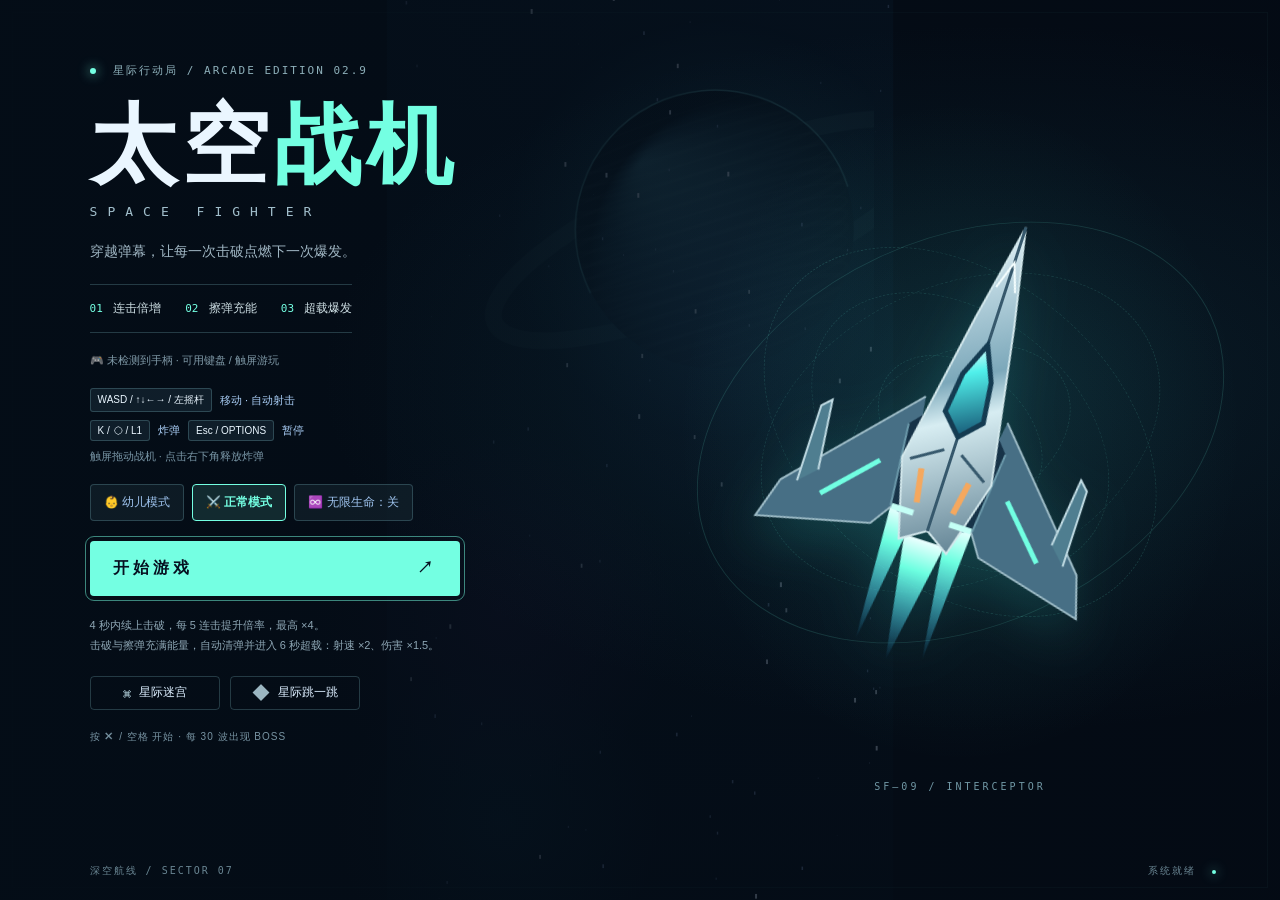
<file: space-fighter/index.html>
<!DOCTYPE html>
<html lang="zh-CN">
<head>
<meta charset="UTF-8">
<meta name="viewport" content="width=device-width, initial-scale=1.0, maximum-scale=1.0, user-scalable=no">
<meta name="theme-color" content="#04060f">
<title>太空战机 · Space Fighter</title>
<link rel="icon" href="data:,">
<link rel="stylesheet" href="css/style.css?v=2.9.1">
</head>
<body>
<div id="stage">
  <canvas id="game"></canvas>
  <div class="cockpit-frame" aria-hidden="true"></div>

  <!-- 顶部 / 底部 HUD -->
  <div id="hud" class="hidden">
    <div id="hud-top">
      <div class="hud-block">
        <span class="hud-label">得分</span>
        <span id="score">0</span>
      </div>
      <div class="hud-block center">
        <span class="hud-label">波次</span>
        <span id="wave">1</span>
      </div>
      <div class="hud-block right">
        <span class="hud-label">最高分</span>
        <span id="hiscore">0</span>
      </div>
    </div>
    <div id="arcade-panel">
      <div><span class="hud-label">CHAIN / 连续击破</span><strong id="combo">0 连击 · ×1</strong><div class="meter"><i id="combo-fill"></i></div></div>
      <div><span class="hud-label">OVERDRIVE / 击破 · 擦弹</span><strong id="energy-label">超载充能 0%</strong><div class="meter"><i id="energy-fill"></i></div></div>
    </div>
    <div id="hud-bottom">
      <div class="hud-group">
        <span class="hud-label">生命</span>
        <span id="lives"></span>
      </div>
      <div class="hud-group">
        <span class="hud-label">炸弹</span>
        <span id="bombs"></span>
      </div>
      <div class="hud-group">
        <span class="hud-label">火力</span>
        <span id="weapon"></span>
        <span id="weapon-name" class="hud-label"></span>
      </div>
      <div class="hud-group">
        <span class="hud-label">模块</span>
        <span id="modules">—</span>
      </div>
    </div>
    <div id="event-panel" class="hidden">
      <span id="event-title"></span>
      <strong id="event-progress"></strong>
    </div>
    <div id="boss-bar" class="hidden">
      <span id="boss-name">BOSS</span>
      <div class="bar"><div id="boss-hp"></div></div>
    </div>
  </div>

  <!-- 开始界面 -->
  <div id="screen-start" class="screen">
    <div class="hangar-art" aria-hidden="true"><div class="orbit orbit-one"></div><div class="orbit orbit-two"></div><div class="hero-ship"></div><span class="ship-caption">SF–09 / INTERCEPTOR</span></div>
    <div class="start-content">
      <p class="eyebrow"><span></span> 星际行动局 / ARCADE EDITION 02.9</p>
      <h1>太空<span>战机</span></h1>
      <p class="subtitle">SPACE FIGHTER</p>
      <p class="start-tagline">穿越弹幕，让每一次击破点燃下一次爆发。</p>
      <div class="feature-strip"><span><b>01</b> 连击倍增</span><span><b>02</b> 擦弹充能</span><span><b>03</b> 超载爆发</span></div>
      <div id="pad-status">🎮 未检测到手柄 · 可用键盘 / 触屏游玩</div>
      <div class="controls-help">
        <div class="ctl"><span class="key">WASD / ↑↓←→ / 左摇杆</span><span>移动 · 自动射击</span></div>
        <div class="ctl"><span class="key">K / ◯ / L1</span><span>炸弹</span><span class="key">Esc / OPTIONS</span><span>暂停</span></div>
        <div class="ctl touch-help">触屏拖动战机 · 点击右下角释放炸弹</div>
      </div>
      <div id="mode-select">
        <button id="btn-mode-easy" class="mode-btn" data-mode="easy">👶 幼儿模式</button>
        <button id="btn-mode-normal" class="mode-btn" data-mode="normal">⚔️ 正常模式</button>
        <button id="btn-infinite" class="mode-btn">♾️ 无限生命：关</button>
      </div>
      <button id="btn-start" class="btn">开始游戏 <span aria-hidden="true">↗</span></button>
      <p class="arcade-help">4 秒内续上击破，每 5 连击提升倍率，最高 ×4。<br>击破与擦弹充满能量，自动清弹并进入 6 秒超载：射速 ×2、伤害 ×1.5。</p>
      <div id="mini-game-launches">
        <button id="btn-mini-maze" class="mini-launch" title="直接游玩星际迷宫"><span class="mini-launch-icon">⌘</span><span>星际迷宫</span></button>
        <button id="btn-mini-jump" class="mini-launch" title="直接游玩星际跳一跳"><span class="mini-launch-icon">◆</span><span>星际跳一跳</span></button>
      </div>
      <p class="hint">按 ✕ / 空格 开始 · 每 30 波出现 BOSS</p>
    </div>
    <div class="start-footer"><span>深空航线 / SECTOR 07</span><span>系统就绪 <i></i></span></div>
  </div>

  <!-- 暂停 -->
  <div id="screen-pause" class="screen hidden">
    <h2>已暂停</h2>
    <p id="pause-info"></p>
    <button id="btn-resume" class="btn">继续 (✕ / Esc)</button>
    <button id="btn-pause-restart" class="btn btn-ghost">重新开始</button>
    <button id="btn-pause-home" class="btn btn-ghost">回到首页</button>
  </div>

  <!-- 波次间奖励 -->
  <div id="screen-choice" class="screen choice-screen hidden">
    <div class="choice-heading">
      <h2 id="choice-title">选择小游戏</h2>
      <p id="choice-subtitle"></p>
      <strong id="choice-timer"></strong>
    </div>
    <div id="choice-list"></div>
  </div>

  <!-- 结束 -->
  <div id="screen-over" class="screen hidden">
    <h2>游戏结束</h2>
    <p id="final-score"></p>
    <p id="run-stats"></p>
    <button id="btn-restart" class="btn">再来一局 (✕)</button>
    <button id="btn-home" class="btn btn-ghost">🏠 回到入口页 (◯)</button>
    <p class="hint">↑↓ 选择 · ✕ 确认 · ◯ 回到入口页</p>
  </div>

  <!-- 游戏中暂停按钮 -->
  <button id="btn-pause" class="hidden">⏸</button>

  <!-- 移动端炸弹按钮 -->
  <button id="btn-bomb" class="hidden">💣</button>
</div>
<script src="js/input.js?v=2.9.1"></script>
<script src="js/audio.js?v=2.9.1"></script>
<script src="js/entities.js?v=2.9.1"></script>
<script src="js/arcade.js?v=2.9.1"></script>
<script src="js/progression.js?v=2.9.1"></script>
<script src="js/events.js?v=2.9.1"></script>
<script src="js/render.js?v=2.9.1"></script>
<script src="js/game.js?v=2.9.1"></script>
</body>
</html>
</file>
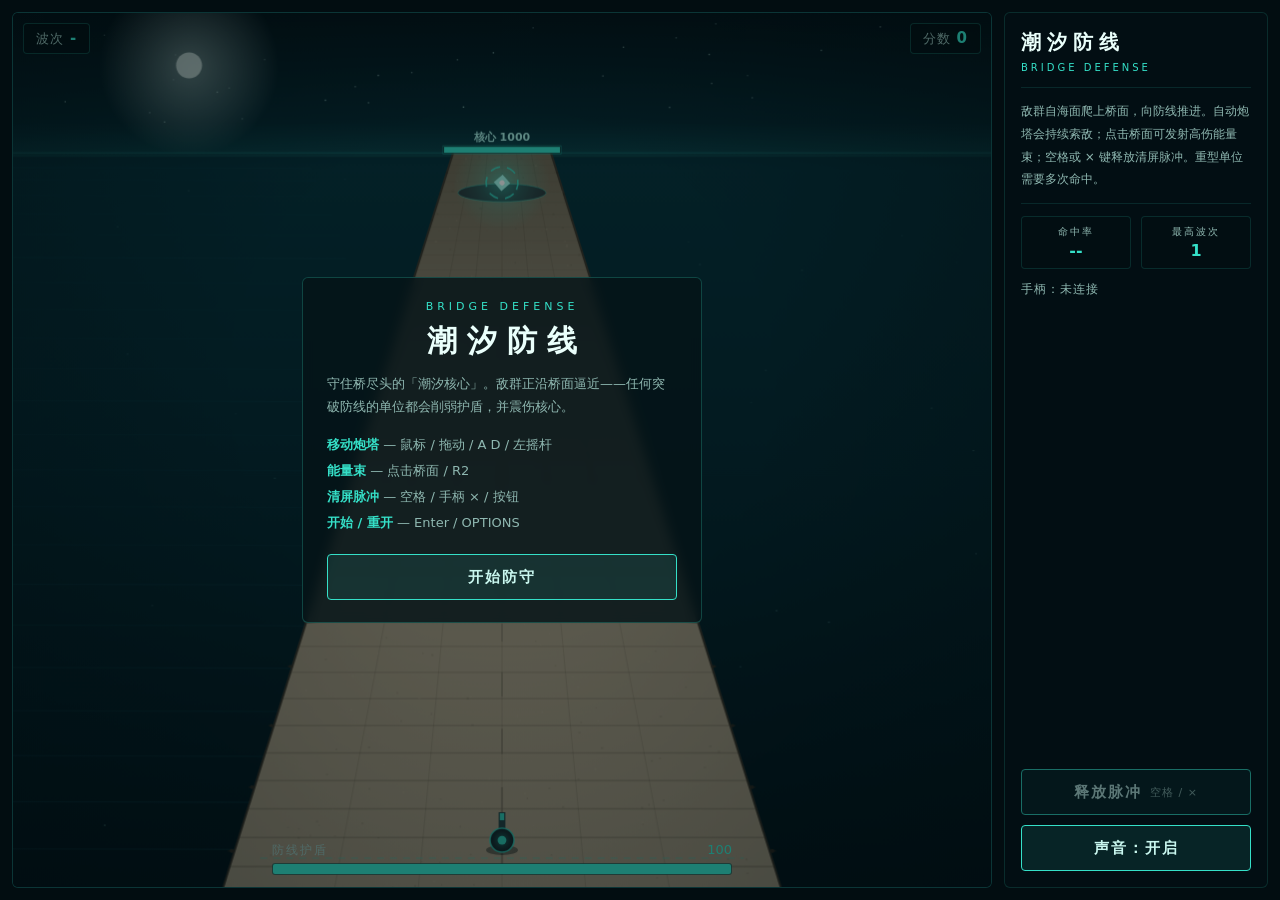
<file: tide-defense/index.html>
<!DOCTYPE html>
<html lang="zh-CN">
<head>
<meta charset="UTF-8">
<meta name="viewport" content="width=device-width, initial-scale=1, viewport-fit=cover">
<title>潮汐防线 · Bridge Defense</title>
<style>
  :root{
    --accent:#35e0c8;
    --accent-dim:rgba(53,224,200,.22);
    --coral:#ff6a5a;
    --ink:#d7ece8;
    --ink-dim:#8fb8b1;
    --panel:rgba(6,20,24,.82);
    --line:rgba(53,224,200,.24);
  }
  *{margin:0;padding:0;box-sizing:border-box;-webkit-tap-highlight-color:transparent}
  html,body{height:100%}
  body{
    background:#020d11;color:var(--ink);
    font-family:"PingFang SC","Microsoft YaHei",system-ui,-apple-system,sans-serif;
    overflow-x:hidden;user-select:none;
  }
  #app{display:flex;height:100vh;height:100dvh;gap:12px;padding:12px;max-width:1500px;margin:0 auto}
  #stage{position:relative;flex:1;min-width:0;overflow:hidden;border:1px solid rgba(53,224,200,.16);border-radius:6px;background:#03141a}
  canvas{position:absolute;inset:0;width:100%;height:100%;display:block;touch-action:none;cursor:crosshair}

  /* ===== HUD ===== */
  #hud{position:absolute;inset:0;pointer-events:none;font-variant-numeric:tabular-nums}
  .hud-top{position:absolute;top:10px;left:10px;right:10px;display:flex;justify-content:space-between;gap:8px}
  .chip{
    background:rgba(3,15,19,.62);border:1px solid var(--line);border-radius:4px;
    padding:5px 12px;font-size:13px;letter-spacing:1px;color:var(--ink-dim);backdrop-filter:blur(4px);
  }
  .chip b{color:var(--accent);font-size:15px;margin-left:6px}
  .hud-bottom{position:absolute;left:50%;bottom:12px;transform:translateX(-50%);width:min(460px,88%)}
  .shield-row{display:flex;justify-content:space-between;align-items:baseline;margin-bottom:4px}
  .shield-label{font-size:12px;letter-spacing:2px;color:var(--ink-dim)}
  .shield-num{font-size:13px;color:var(--accent)}
  .shield-bar{height:12px;border:1px solid var(--line);border-radius:3px;background:rgba(3,15,19,.6);overflow:hidden}
  #shieldFill{height:100%;width:100%;background:var(--accent);box-shadow:0 0 10px rgba(53,224,200,.5);transition:width .15s}
  #shieldFill.low{background:var(--coral);box-shadow:0 0 10px rgba(255,106,90,.5)}
  .hud-bottom.shake{animation:shake .3s}
  @keyframes shake{0%,100%{transform:translateX(-50%)}25%{transform:translateX(calc(-50% - 5px))}75%{transform:translateX(calc(-50% + 5px))}}

  /* ===== 面板 ===== */
  .overlay{position:absolute;inset:0;display:flex;align-items:center;justify-content:center;background:rgba(2,10,13,.45);opacity:0;pointer-events:none;transition:opacity .25s;z-index:5}
  .overlay.show{opacity:1;pointer-events:auto}
  .panel{
    width:min(400px,calc(100% - 32px));background:var(--panel);border:1px solid var(--line);border-radius:6px;
    padding:22px 24px;backdrop-filter:blur(6px);text-align:center;
  }
  .panel-tag{font-size:11px;letter-spacing:4px;color:var(--accent);margin-bottom:8px}
  .panel h1{font-size:30px;letter-spacing:10px;text-indent:10px;color:#eafffb;font-weight:700;margin-bottom:10px}
  .panel h2{font-size:24px;letter-spacing:6px;text-indent:6px;color:#ffd9d4;margin-bottom:12px}
  .panel .lead{font-size:13px;line-height:1.8;color:var(--ink-dim);text-align:left;margin-bottom:14px}
  .help{list-style:none;text-align:left;font-size:13px;color:var(--ink-dim);margin-bottom:18px;line-height:2}
  .help b{color:var(--accent);font-weight:600}
  .grid{display:grid;grid-template-columns:1fr 1fr;gap:10px;margin-bottom:14px}
  .grid div{border:1px solid rgba(53,224,200,.14);border-radius:4px;padding:10px 6px;background:rgba(3,15,19,.5)}
  .grid span{display:block;font-size:11px;color:var(--ink-dim);letter-spacing:2px;margin-bottom:4px}
  .grid b{font-size:20px;color:var(--accent);font-variant-numeric:tabular-nums}
  .record{display:none;color:#ffd9a0;font-size:13px;letter-spacing:2px;margin-bottom:12px}
  .record.show{display:block}

  button{
    display:inline-flex;align-items:center;justify-content:center;gap:8px;
    min-height:46px;padding:0 18px;border-radius:4px;cursor:pointer;
    background:rgba(53,224,200,.10);border:1px solid var(--accent);color:#c9f7ef;
    font-size:15px;font-weight:600;letter-spacing:2px;font-family:inherit;
    transition:background .12s, transform .06s;
  }
  button:hover{background:rgba(53,224,200,.22)}
  button:active{transform:translateY(1px)}
  button:disabled{opacity:.45;cursor:default;transform:none}
  button .key{font-size:11px;font-weight:400;color:var(--ink-dim);letter-spacing:1px}
  .panel button{width:100%}

  /* ===== 右侧任务面板 ===== */
  #side{
    width:264px;flex-shrink:0;display:flex;flex-direction:column;gap:12px;
    background:rgba(4,16,20,.7);border:1px solid rgba(53,224,200,.14);border-radius:6px;padding:16px;
  }
  #side header h1{font-size:20px;letter-spacing:6px;color:#eafffb}
  #side header span{font-size:10px;letter-spacing:3px;color:var(--accent)}
  .brief{font-size:12px;line-height:1.9;color:var(--ink-dim);border-top:1px solid rgba(53,224,200,.12);border-bottom:1px solid rgba(53,224,200,.12);padding:12px 0}
  .stats{display:flex;gap:10px}
  .stats div{flex:1;border:1px solid rgba(53,224,200,.14);border-radius:4px;padding:8px;text-align:center;background:rgba(3,15,19,.5)}
  .stats span{display:block;font-size:10px;color:var(--ink-dim);letter-spacing:2px;margin-bottom:2px}
  .stats b{font-size:16px;color:var(--accent);font-variant-numeric:tabular-nums}
  .pad{font-size:12px;color:var(--ink-dim);letter-spacing:1px}
  .pad.on{color:var(--accent)}
  .actions{margin-top:auto;display:flex;flex-direction:column;gap:10px}
  #btnPulse{position:relative;overflow:hidden}
  #pulseFill{position:absolute;left:0;right:0;top:0;height:0%;background:rgba(2,12,15,.78);pointer-events:none}

  /* ===== 移动端 ===== */
  @media (max-width:860px){
    #app{flex-direction:column;padding:8px;gap:8px}
    #stage{min-height:0}
    #side{width:auto;flex-direction:row;align-items:center;flex-wrap:wrap;gap:8px;padding:8px 10px}
    #side header,.brief,.pad{display:none}
    .stats{flex:1;min-width:150px}
    .stats div{padding:4px 8px}
    .actions{margin:0;flex-direction:row}
    #btnPulse{min-height:44px;min-width:128px}
    #btnSound{min-height:44px}
    .hud-top .chip{font-size:12px;padding:4px 9px}
  }
</style>
</head>
<body>
<div id="app">
  <div id="stage">
    <canvas id="game"></canvas>

    <div id="hud">
      <div class="hud-top">
        <div class="chip">波次<b id="hudWave">-</b></div>
        <div class="chip">分数<b id="hudScore">0</b></div>
      </div>
      <div class="hud-bottom" id="hudBottom">
        <div class="shield-row">
          <span class="shield-label">防线护盾</span>
          <span class="shield-num" id="shieldText">100</span>
        </div>
        <div class="shield-bar"><div id="shieldFill"></div></div>
      </div>
    </div>

    <div class="overlay show" id="startPanel">
      <div class="panel">
        <div class="panel-tag">BRIDGE DEFENSE</div>
        <h1>潮汐防线</h1>
        <p class="lead">守住桥尽头的「潮汐核心」。敌群正沿桥面逼近——任何突破防线的单位都会削弱护盾，并震伤核心。</p>
        <ul class="help">
          <li><b>移动炮塔</b> — 鼠标 / 拖动 / A D / 左摇杆</li>
          <li><b>能量束</b> — 点击桥面 / R2</li>
          <li><b>清屏脉冲</b> — 空格 / 手柄 × / 按钮</li>
          <li><b>开始 / 重开</b> — Enter / OPTIONS</li>
        </ul>
        <button id="btnStart">开始防守</button>
      </div>
    </div>

    <div class="overlay" id="endPanel">
      <div class="panel">
        <div class="panel-tag">防线报告</div>
        <h2 id="endTitle">防线失守</h2>
        <div class="grid">
          <div><span>坚持波次</span><b id="endWave">1</b></div>
          <div><span>最终分数</span><b id="endScore">0</b></div>
          <div><span>命中率</span><b id="endAcc">0%</b></div>
          <div><span>最高波次</span><b id="endBest">1</b></div>
        </div>
        <div class="record" id="newRecord">新纪录</div>
        <button id="btnRestart">重新开始</button>
      </div>
    </div>
  </div>

  <aside id="side">
    <header>
      <h1>潮汐防线</h1>
      <span>BRIDGE DEFENSE</span>
    </header>
    <section class="brief">
      敌群自海面爬上桥面，向防线推进。自动炮塔会持续索敌；点击桥面可发射高伤能量束；空格或 × 键释放清屏脉冲。重型单位需要多次命中。
    </section>
    <section class="stats">
      <div><span>命中率</span><b id="statAcc">--</b></div>
      <div><span>最高波次</span><b id="statBest">--</b></div>
    </section>
    <div class="pad" id="padStatus">手柄：未连接</div>
    <div class="actions">
      <button id="btnPulse">释放脉冲<span class="key">空格 / ×</span><i id="pulseFill"></i></button>
      <button id="btnSound">声音：开启</button>
    </div>
  </aside>
</div>

<script>
'use strict';
/* ============================================================
 * 潮汐防线 / Bridge Defense
 * 单文件 Web 游戏：原生 Canvas + Web Audio + Gamepad API (PS5)
 * ============================================================ */

/* ---------- 工具 ---------- */
const TAU = Math.PI * 2;
const clamp = (v, a, b) => v < a ? a : v > b ? b : v;
const lerp  = (a, b, t) => a + (b - a) * t;
const rand  = (a, b) => a + Math.random() * (b - a);

/* ---------- DOM ---------- */
const canvas = document.getElementById('game');
const ctx = canvas.getContext('2d');
const els = {
  wave: document.getElementById('hudWave'),
  score: document.getElementById('hudScore'),
  shieldFill: document.getElementById('shieldFill'),
  shieldText: document.getElementById('shieldText'),
  hudBottom: document.getElementById('hudBottom'),
  statAcc: document.getElementById('statAcc'),
  statBest: document.getElementById('statBest'),
  padStatus: document.getElementById('padStatus'),
  btnPulse: document.getElementById('btnPulse'),
  pulseFill: document.getElementById('pulseFill'),
  btnSound: document.getElementById('btnSound'),
  startPanel: document.getElementById('startPanel'),
  endPanel: document.getElementById('endPanel'),
  endTitle: document.getElementById('endTitle'),
  endWave: document.getElementById('endWave'),
  endScore: document.getElementById('endScore'),
  endAcc: document.getElementById('endAcc'),
  endBest: document.getElementById('endBest'),
  newRecord: document.getElementById('newRecord'),
  btnStart: document.getElementById('btnStart'),
  btnRestart: document.getElementById('btnRestart'),
};

/* ---------- 视图 / 透视 ---------- */
const view = { W: 0, H: 0, dpr: 1, horizonY: 0, bottomY: 0, turretY: 0, vignette: null };
const TURRET_T = 0.93;    // 炮塔所在的桥面位置（0=地平线 1=桥底）
const BREACH_T = 0.955;   // 突破判定位置
const persp = t => Math.pow(t, 1.55);
function proj(t, laneX = 0) {
  const p = persp(t);
  const y = lerp(view.horizonY, view.bottomY, p);
  const halfW = lerp(view.W * 0.05, view.W * 0.265, p);
  return { x: view.W / 2 + laneX * halfW, y, s: lerp(0.14, 1, p) };
}
function halfWAt(y) { // 由屏幕 y 反推桥面半宽
  const p = clamp((y - view.horizonY) / (view.bottomY - view.horizonY), 0, 1);
  return lerp(view.W * 0.05, view.W * 0.265, p);
}

/* 静态装饰（重建于 resize） */
let bridgeCanvas = null;
const stars = Array.from({ length: 34 }, () => ({ nx: Math.random(), ny: rand(0.01, 0.13), ph: rand(0, TAU), sp: rand(0.6, 2.2) }));
const sparkles = Array.from({ length: 44 }, () => ({ nx: Math.random(), tt: rand(0.05, 0.98), ph: rand(0, TAU), sp: rand(0.8, 2.6) }));

function buildBridge() {
  const { W, H, horizonY, dpr } = view;
  bridgeCanvas = document.createElement('canvas');
  bridgeCanvas.width = W * dpr; bridgeCanvas.height = H * dpr;
  const b = bridgeCanvas.getContext('2d');
  b.scale(dpr, dpr);
  const cx = W / 2;

  // 桥面主体（梯形）
  const topW = W * 0.05, botW = W * 0.265;
  const g = b.createLinearGradient(0, horizonY, 0, H);
  g.addColorStop(0, '#6f6854'); g.addColorStop(0.25, '#8d8470'); g.addColorStop(1, '#b6aa90');
  b.fillStyle = g;
  b.beginPath();
  b.moveTo(cx - topW, horizonY); b.lineTo(cx + topW, horizonY);
  b.lineTo(cx + botW + W * 0.02, H); b.lineTo(cx - botW - W * 0.02, H);
  b.closePath(); b.fill();

  // 横向板缝（透视间距）
  for (let tt = 0.02; tt < 1.02; tt += 0.026) {
    const p = persp(tt);
    const y = lerp(horizonY, H, p);
    const hw = lerp(topW, botW + W * 0.02, p);
    b.strokeStyle = 'rgba(60,54,40,' + (0.10 + 0.10 * p) + ')';
    b.lineWidth = Math.max(0.6, 2 * p);
    b.beginPath(); b.moveTo(cx - hw, y); b.lineTo(cx + hw, y); b.stroke();
  }
  // 纵向接缝（向灭点汇聚）
  for (let lx = -0.6; lx <= 0.61; lx += 0.3) {
    const y0 = lerp(horizonY, H, persp(0.015)), x0 = cx + lx * topW;
    const y1 = H, x1 = cx + lx * (botW + W * 0.02);
    b.strokeStyle = 'rgba(60,54,40,0.14)'; b.lineWidth = 1;
    b.beginPath(); b.moveTo(x0, y0); b.lineTo(x1, y1); b.stroke();
  }
  // 中央透视虚线
  b.strokeStyle = 'rgba(122,114,96,0.55)';
  for (let tt = 0.03; tt < 0.99; tt += 0.055) {
    const p1 = persp(tt), p2 = persp(tt + 0.024);
    const y1 = lerp(horizonY, H, p1), y2 = lerp(horizonY, H, p2);
    b.lineWidth = Math.max(1, 2.6 * p1);
    b.beginPath(); b.moveTo(cx, y1); b.lineTo(cx, y2); b.stroke();
  }
  // 两侧路缘 + 立柱
  for (const side of [-1, 1]) {
    b.strokeStyle = '#3d382d'; b.lineWidth = 2;
    b.beginPath();
    b.moveTo(cx + side * topW, horizonY);
    b.lineTo(cx + side * (botW + W * 0.02), H);
    b.stroke();
    for (let tt = 0.04; tt < 1; tt += 0.058) {
      const p = persp(tt);
      const y = lerp(horizonY, H, p);
      const x = cx + side * lerp(topW, botW + W * 0.02, p);
      b.fillStyle = 'rgba(52,47,36,' + (0.5 + 0.4 * p) + ')';
      b.beginPath(); b.arc(x + side * 3 * p, y, Math.max(1, 2.2 * p), 0, TAU); b.fill();
      b.strokeStyle = 'rgba(52,47,36,0.5)'; b.lineWidth = Math.max(0.8, 1.6 * p);
      b.beginPath(); b.moveTo(x, y); b.lineTo(x + side * 7 * p, y); b.stroke();
    }
  }
  // 湿痕斑点
  for (let i = 0; i < 260; i++) {
    const p = Math.random();
    const hw = lerp(topW, botW, p);
    const y = lerp(horizonY, H, p);
    const x = cx + rand(-1, 1) * hw;
    b.fillStyle = Math.random() < 0.5 ? 'rgba(40,36,26,0.09)' : 'rgba(230,220,190,0.07)';
    b.fillRect(x, y, rand(1, 2.5), rand(1, 2.5));
  }
  // 远端核心基座平台
  const cy = horizonY + 30;
  b.fillStyle = '#2c3538';
  b.beginPath(); b.ellipse(cx, cy + 10, W * 0.045, 9, 0, 0, TAU); b.fill();
  b.strokeStyle = 'rgba(53,224,200,0.35)'; b.lineWidth = 1;
  b.beginPath(); b.ellipse(cx, cy + 10, W * 0.045, 9, 0, 0, TAU); b.stroke();

  // 边缘暗角
  view.vignette = ctx.createRadialGradient(cx, view.H * 0.42, view.H * 0.3, cx, view.H * 0.5, Math.max(view.W, view.H) * 0.75);
  view.vignette.addColorStop(0, 'rgba(1,10,14,0)');
  view.vignette.addColorStop(1, 'rgba(1,10,14,0.45)');
}

function resize() {
  const r = canvas.parentElement.getBoundingClientRect();
  view.W = Math.max(300, r.width); view.H = Math.max(400, r.height);
  view.dpr = Math.min(window.devicePixelRatio || 1, 2);
  view.horizonY = view.H * 0.16;
  view.bottomY = view.H * 1.04;
  view.turretY = lerp(view.horizonY, view.bottomY, persp(TURRET_T));
  canvas.width = Math.round(view.W * view.dpr);
  canvas.height = Math.round(view.H * view.dpr);
  ctx.setTransform(view.dpr, 0, 0, view.dpr, 0, 0);
  buildBridge();
  if (G.mode === 'idle') { turret.x = turret.tx = view.W / 2; }
  else {
    const hw = halfWAt(view.turretY) - 16;
    turret.x = clamp(turret.x, view.W / 2 - hw, view.W / 2 + hw);
    turret.tx = clamp(turret.tx, view.W / 2 - hw, view.W / 2 + hw);
  }
}
window.addEventListener('resize', resize);

/* ============================================================
 * 音频：Web Audio 合成音效 + 程序化背景音乐
 * ============================================================ */
let actx = null, masterGain = null, musicGain = null, sfxGain = null, noiseBuf = null;
let soundOn = true;

function initAudio() {
  if (actx) { if (actx.state === 'suspended') actx.resume(); return; }
  const AC = window.AudioContext || window.webkitAudioContext;
  if (!AC) return;
  actx = new AC();
  const comp = actx.createDynamicsCompressor();
  comp.connect(actx.destination);
  masterGain = actx.createGain(); masterGain.gain.value = soundOn ? 0.85 : 0; masterGain.connect(comp);
  musicGain = actx.createGain(); musicGain.gain.value = 0.5; musicGain.connect(masterGain);
  sfxGain = actx.createGain(); sfxGain.gain.value = 0.9; sfxGain.connect(masterGain);
  const len = actx.sampleRate;
  noiseBuf = actx.createBuffer(1, len, actx.sampleRate);
  const d = noiseBuf.getChannelData(0);
  for (let i = 0; i < len; i++) d[i] = Math.random() * 2 - 1;
  Music.start();
}
window.addEventListener('pointerdown', () => initAudio(), { once: true, capture: true });
window.addEventListener('keydown', () => initAudio(), { once: true, capture: true });

function tone(opt) {
  if (!actx) return;
  const at = opt.at || actx.currentTime;
  const o = actx.createOscillator(), g = actx.createGain();
  o.type = opt.type || 'sine';
  o.frequency.setValueAtTime(opt.f, at);
  if (opt.f2) o.frequency.exponentialRampToValueAtTime(Math.max(20, opt.f2), at + (opt.dur || 0.15));
  g.gain.setValueAtTime(0.0001, at);
  g.gain.linearRampToValueAtTime(opt.gain || 0.1, at + 0.008);
  g.gain.exponentialRampToValueAtTime(0.0001, at + (opt.dur || 0.15));
  o.connect(g); g.connect(opt.out || sfxGain);
  o.start(at); o.stop(at + (opt.dur || 0.15) + 0.05);
}
function noiseHit(opt) {
  if (!actx) return;
  const at = opt.at || actx.currentTime;
  const src = actx.createBufferSource(); src.buffer = noiseBuf; src.loop = true;
  const f = actx.createBiquadFilter();
  f.type = opt.filter || 'lowpass';
  f.frequency.setValueAtTime(opt.f1 || 1200, at);
  if (opt.f2) f.frequency.exponentialRampToValueAtTime(Math.max(40, opt.f2), at + opt.dur);
  const g = actx.createGain();
  g.gain.setValueAtTime(0.0001, at);
  g.gain.linearRampToValueAtTime(opt.gain || 0.2, at + 0.01);
  g.gain.exponentialRampToValueAtTime(0.0001, at + opt.dur);
  src.connect(f); f.connect(g); g.connect(opt.out || sfxGain);
  src.start(at); src.stop(at + opt.dur + 0.05);
}
const sShoot  = () => tone({ type: 'square', f: rand(820, 900), f2: 1500, dur: 0.07, gain: 0.03 });
const sHit    = () => { noiseHit({ dur: 0.05, gain: 0.08, filter: 'bandpass', f1: 1800 }); tone({ type: 'triangle', f: 260, f2: 130, dur: 0.06, gain: 0.05 }); };
const sBoom   = big => { noiseHit({ dur: big ? 0.5 : 0.3, gain: big ? 0.34 : 0.2, f1: 900, f2: 120 }); tone({ f: big ? 110 : 150, f2: 36, dur: big ? 0.4 : 0.28, gain: big ? 0.3 : 0.2 }); };
const sPulse  = () => { tone({ type: 'sawtooth', f: 640, f2: 68, dur: 0.55, gain: 0.2 }); noiseHit({ dur: 0.4, gain: 0.16, filter: 'highpass', f1: 3800, f2: 180 }); };
const sBreach = () => { tone({ type: 'square', f: 196, dur: 0.14, gain: 0.12 }); tone({ type: 'square', f: 155, dur: 0.16, gain: 0.12, at: actx ? actx.currentTime + 0.12 : 0 }); noiseHit({ dur: 0.25, gain: 0.18, f1: 700, f2: 100 }); };
const sWave   = () => { tone({ type: 'triangle', f: 392, f2: 784, dur: 0.3, gain: 0.11 }); };
const sBeam   = () => { tone({ type: 'sawtooth', f: 1500, f2: 320, dur: 0.12, gain: 0.07 }); };
const sOrb    = () => tone({ type: 'sawtooth', f: 330, f2: 170, dur: 0.18, gain: 0.045 });
const sClick  = () => tone({ type: 'square', f: 520, dur: 0.045, gain: 0.05 });

/* 程序化环境音乐：小调 pad + 低音 + 琶音 */
const CHORDS = [
  [110.00, 130.81, 164.81],  // Am
  [87.31, 110.00, 130.81],   // F
  [98.00, 123.47, 146.83],   // G
  [110.00, 130.81, 196.00],  // Am(add7)
];
const Music = {
  timer: null, step: 0, next: 0, playing: false,
  start() {
    if (!actx || this.playing) return;
    this.playing = true;
    this.step = 0;
    this.next = actx.currentTime + 0.15;
    this.timer = setInterval(() => this.tick(), 180);
  },
  tick() {
    if (!actx) return;
    while (this.next < actx.currentTime + 0.5) {
      this.schedule(this.step, this.next);
      this.step++; this.next += 0.42;
    }
  },
  schedule(step, at) {
    const bar = Math.floor(step / 8), s = step % 8;
    const chord = CHORDS[Math.floor(bar / 2) % CHORDS.length];
    if (s === 0) { this.pad(chord, at); this.bass(chord[0] / 2, at); }
    if (s === 4) this.bass(chord[0] / 2, at);
    const dens = clamp(0.3 + G.wave * 0.07, 0.3, 0.92);
    if (s % 2 === 0 && Math.random() < dens) {
      const n = chord[Math.floor(step / 2) % 3] * (Math.random() < 0.3 ? 4 : 2);
      tone({ type: 'triangle', f: n, dur: 0.22, gain: 0.045, out: musicGain, at });
    }
    if (s % 2 === 1 && G.wave > 2) noiseHit({ dur: 0.03, gain: 0.018, filter: 'highpass', f1: 6500, out: musicGain, at });
  },
  pad(chord, at) {
    const dur = 6.7;
    for (const f of chord) {
      for (const det of [-4, 4]) {
        const o = actx.createOscillator(), g = actx.createGain(), fl = actx.createBiquadFilter();
        o.type = 'sawtooth'; o.frequency.value = f; o.detune.value = det;
        fl.type = 'lowpass'; fl.frequency.value = clamp(700 + G.wave * 40, 700, 1300);
        g.gain.setValueAtTime(0.0001, at);
        g.gain.linearRampToValueAtTime(0.02, at + 1.4);
        g.gain.setValueAtTime(0.02, at + dur - 1.8);
        g.gain.linearRampToValueAtTime(0.0001, at + dur);
        o.connect(fl); fl.connect(g); g.connect(musicGain);
        o.start(at); o.stop(at + dur + 0.1);
      }
    }
  },
  bass(f, at) { tone({ type: 'sine', f, dur: 0.34, gain: 0.11, out: musicGain, at }); },
};

/* ============================================================
 * 输入：键盘 + 指针 + PS5 手柄 (DualSense)
 * DualSense 标准映射:
 *   buttons: 0=× 1=○ 2=□ 3=△ 4=L1 5=R1 6=L2 7=R2 8=SHARE 9=OPTIONS
 *            12-15=D-pad(上下左右) 16=PS 17=触摸板
 *   axes: 0/1=左摇杆  2/3=右摇杆
 * ============================================================ */
const DEADZONE = 0.18;
const Input = {
  keys: new Set(),
  padIndex: -1, padConnected: false, padName: '',
  pointer: { x: 0, y: 0, down: false },
  _prev: {},
  _pulseEdge: false, _confirmEdge: false, _beamEdge: false, _beamHold: false,

  bind() {
    window.addEventListener('keydown', e => {
      const k = e.code;
      if (['ArrowUp', 'ArrowDown', 'ArrowLeft', 'ArrowRight', 'Space'].includes(k)) e.preventDefault();
      if (!this.keys.has(k)) {
        if (k === 'Space') { this._pulseEdge = true; this._confirmEdge = true; }
        if (k === 'Enter') this._confirmEdge = true;
      }
      this.keys.add(k);
    });
    window.addEventListener('keyup', e => this.keys.delete(e.code));

    canvas.addEventListener('pointerdown', e => {
      this._setPtr(e); this.pointer.down = true;
      this._beamEdge = true;
      try { canvas.setPointerCapture(e.pointerId); } catch (_) {}
    });
    canvas.addEventListener('pointermove', e => this._setPtr(e));
    canvas.addEventListener('pointerup', () => this.pointer.down = false);
    canvas.addEventListener('pointercancel', () => this.pointer.down = false);
    canvas.addEventListener('contextmenu', e => e.preventDefault());

    window.addEventListener('gamepadconnected', e => {
      this.padIndex = e.gamepad.index;
      this.padConnected = true;
      this.padName = e.gamepad.id.replace(/\(.*\)/, '').trim() || '手柄';
      updatePadStatus();
    });
    window.addEventListener('gamepaddisconnected', e => {
      if (e.gamepad.index === this.padIndex) { this.padIndex = -1; this.padConnected = false; updatePadStatus(); }
    });
  },
  _setPtr(e) {
    const r = canvas.getBoundingClientRect();
    this.pointer.x = e.clientX - r.left;
    this.pointer.y = e.clientY - r.top;
  },
  poll() {
    // 手柄（含兜底扫描）
    const pads = navigator.getGamepads ? navigator.getGamepads() : [];
    let gp = this.padIndex >= 0 ? pads[this.padIndex] : null;
    if (!gp) {
      for (let i = 0; i < pads.length; i++) {
        if (pads[i] && pads[i].connected) { gp = pads[i]; this.padIndex = i; this.padConnected = true; updatePadStatus(); break; }
      }
    }
    this.padSteer = 0; this._beamHold = false;
    if (gp && gp.connected) {
      const ax = Math.abs(gp.axes[0] || 0) > DEADZONE ? gp.axes[0] : 0;
      this.padSteer = ax;
      if (gp.buttons[14] && gp.buttons[14].pressed) this.padSteer -= 1;
      if (gp.buttons[15] && gp.buttons[15].pressed) this.padSteer += 1;

      const b = gp.buttons || [];
      const pressed = i => !!(b[i] && b[i].pressed);
      const r2 = b[7] && b[7].value > 0.4;
      if (r2) this._beamHold = true;
      const pulseNow = pressed(0) || pressed(1) || pressed(4);
      if (pulseNow && !this._prev.pulse) { this._pulseEdge = true; this._confirmEdge = true; }
      if (pressed(9) && !this._prev.confirm) this._confirmEdge = true;
      this._prev.pulse = pulseNow;
      this._prev.confirm = pressed(9);
    }
  },
  consumePulse() { const v = this._pulseEdge; this._pulseEdge = false; return v; },
  consumeConfirm() { const v = this._confirmEdge; this._confirmEdge = false; return v; },
  consumeBeam() { const v = this._beamEdge; this._beamEdge = false; return v; },
  vibrate(dur, strong, weak) {
    const pads = navigator.getGamepads ? navigator.getGamepads() : [];
    const gp = this.padIndex >= 0 ? pads[this.padIndex] : null;
    const act = gp && gp.vibrationActuator;
    if (act && act.playEffect) {
      try {
        act.playEffect('dual-rumble', { startDelay: 0, duration: dur || 120, strongMagnitude: strong == null ? 1 : strong, weakMagnitude: weak == null ? 0.6 : weak });
      } catch (_) {}
    }
  },
};
function updatePadStatus() {
  els.padStatus.textContent = Input.padConnected ? '手柄：已连接（' + Input.padName.slice(0, 20) + '）' : '手柄：未连接';
  els.padStatus.classList.toggle('on', Input.padConnected);
}

/* ============================================================
 * 游戏状态（集中管理）
 * ============================================================ */
const BEST_KEY = 'tide-defense.best-wave';
const PULSE_CD = 12;
const G = {
  mode: 'idle',            // idle | playing | ended
  wave: 1, score: 0, shield: 100, core: 1000,
  kills: 0, shots: 0, hits: 0,
  waveT: 0, waveDelay: 2.2, spawnCd: 0.6,
  pulseCd: 0, beamCd: 0, fireCd: 0,
  flashRed: 0, flashWhite: 0, coreHitT: 0,
  bannerText: '', bannerT: 0,
  failCause: 'shield',
  best: 1,
};
try { G.best = parseInt(localStorage.getItem(BEST_KEY)) || 1; } catch (_) {}

const enemies = [], bolts = [], beams = [], orbs = [], particles = [], rings = [], floaters = [];
const turret = { x: 0, tx: 0, aim: -Math.PI / 2, recoil: 0, muzzle: 0 };
let ambientT = 0;

const spawnInterval = () => Math.max(0.34, 1.15 * Math.pow(0.9, G.wave - 1));
const heavyChance  = () => Math.min(0.32, 0.06 + (G.wave - 1) * 0.025);
const speedMul     = () => Math.min(1.5, 1 + (G.wave - 1) * 0.045);

/* ---------- 实体 ---------- */
function spawnEnemy() {
  const heavy = Math.random() < heavyChance();
  enemies.push({
    heavy,
    t: 0,
    laneX: rand(-0.82, 0.82),
    hp: heavy ? 7 : 2,
    speed: (heavy ? 0.042 : rand(0.055, 0.075)) * speedMul(),
    sz: rand(0.85, 1.2),
    phase: rand(0, TAU), wf: rand(1.2, 2.4),
    flash: 0, shootCd: rand(1.5, 2.8),
  });
}
function killEnemy(e, px, py, silent) {
  const pts = e.heavy ? 35 : 10;
  G.score += pts; G.kills++;
  if (!silent) {
    explode(px, py, e.heavy ? 26 : 15, e.heavy ? 'coral' : 'dark');
    floaters.push({ x: px, y: py - 10, text: '+' + pts, life: 0.9, max: 0.9, color: e.heavy ? '#ff9a8a' : '#7cf5e4' });
    sBoom(e.heavy);
    if (e.heavy) Input.vibrate(60, 0.4, 0.2);
  }
}
function explode(px, py, n, kind) {
  if (particles.length > 320) return;
  for (let i = 0; i < n; i++) {
    const a = rand(0, TAU), v = rand(40, 240);
    particles.push({
      x: px, y: py, vx: Math.cos(a) * v, vy: Math.sin(a) * v - 30,
      life: rand(0.3, 0.8), max: 0.8, size: rand(1.5, 3.6),
      color: kind === 'coral' ? (Math.random() < 0.5 ? '#ff6a5a' : '#ffb49e')
           : kind === 'teal' ? (Math.random() < 0.5 ? '#35e0c8' : '#a8fff0')
           : (Math.random() < 0.5 ? '#8d8471' : '#e8dcbf'),
    });
  }
  rings.push({ x: px, y: py, r: 4, max: kind === 'coral' ? 46 : 30, life: 0.35, tt: 0, color: kind === 'coral' ? '255,106,90' : '53,224,200' });
}
function breach(e, px, py) {
  const dmgS = e.heavy ? 26 : 12;
  const dmgC = e.heavy ? 6 : 2;
  G.shield -= dmgS; G.core -= dmgC;
  G.flashRed = 0.55; G.coreHitT = 0.6;
  explode(px, py, e.heavy ? 30 : 18, 'coral');
  rings.push({ x: px, y: py, r: 6, max: 70, life: 0.45, tt: 0, color: '255,106,90' });
  sBreach(); Input.vibrate(200, 0.9, 0.4);
  els.hudBottom.classList.remove('shake'); void els.hudBottom.offsetWidth;
  els.hudBottom.classList.add('shake');
  if (G.shield <= 0) { G.shield = 0; endGame('shield'); }
  else if (G.core <= 0) { G.core = 0; endGame('core'); }
}
function fireBolt() {
  const tg = pickTarget();
  if (!tg) return;
  const tp = proj(tg.t, tg.laneX);
  bolts.push({ x: turret.x, y: view.turretY - 16, tx: tp.x, ty: tp.y, tg, speed: 780, life: 1.4 });
  G.shots++; G.fireCd = 0.38;
  turret.recoil = 1; turret.muzzle = 0.06;
  sShoot();
}
function pickTarget() {
  let best = null;
  for (const e of enemies) if (e.t > 0.04 && (!best || e.t > best.t)) best = e;
  return best;
}
function damageEnemy(e, dmg) {
  e.hp -= dmg; e.flash = 0.12; G.hits++;
  const p = proj(e.t, e.laneX);
  if (e.hp <= 0) {
    const i = enemies.indexOf(e);
    if (i >= 0) enemies.splice(i, 1);
    killEnemy(e, p.x, p.y);
  } else {
    explode(p.x, p.y, 4, 'teal');
    sHit();
  }
}
function doBeam(px, py, freeAim) {
  if (G.beamCd > 0) return;
  G.beamCd = 0.22; G.shots++;
  turret.tx = px;
  // 命中判定：点击点附近的敌人
  let hit = null, hd = 40;
  for (const e of enemies) {
    const p = proj(e.t, e.laneX);
    const d = Math.hypot(p.x - px, p.y - py);
    if (d < hd) { hd = d; hit = e; }
  }
  const ty = view.turretY - 16;
  const ex = hit ? proj(hit.t, hit.laneX).x : px;
  const ey = hit ? proj(hit.t, hit.laneX).y : py;
  beams.push({ x1: turret.x, y1: ty, x2: ex, y2: ey, life: 0.14, max: 0.14 });
  if (hit) { damageEnemy(hit, 3); }
  else explode(px, py, 5, 'teal');
  if (!freeAim) sBeam();
}
function castPulse() {
  if (G.mode !== 'playing' || G.pulseCd > 0) return;
  G.pulseCd = PULSE_CD;
  G.flashWhite = 0.16;
  rings.push({ x: turret.x, y: view.turretY, r: 10, max: Math.hypot(view.W, view.H), life: 0.6, tt: 0, color: '53,224,200', wide: true });
  for (let i = enemies.length - 1; i >= 0; i--) {
    const e = enemies[i], p = proj(e.t, e.laneX);
    if (!e.heavy) { enemies.splice(i, 1); killEnemy(e, p.x, p.y); }
    else { e.hp -= 4; e.flash = 0.15; if (e.hp <= 0) { enemies.splice(i, 1); killEnemy(e, p.x, p.y); } }
  }
  orbs.length = 0;
  sPulse(); Input.vibrate(150, 0.5, 0.8);
}

/* ---------- 流程 ---------- */
function startGame() {
  if (G.mode === 'playing') return;
  initAudio();
  enemies.length = bolts.length = beams.length = orbs.length = particles.length = rings.length = floaters.length = 0;
  G.mode = 'playing';
  G.wave = 1; G.score = 0; G.shield = 100; G.core = 1000;
  G.kills = 0; G.shots = 0; G.hits = 0;
  G.waveT = 0; G.waveDelay = 2.2; G.spawnCd = 0.6;
  G.pulseCd = 0; G.beamCd = 0; G.fireCd = 0.5;
  G.flashRed = 0; G.flashWhite = 0; G.coreHitT = 0; G.bannerT = 0;
  turret.x = turret.tx = view.W / 2;
  hudCache.wave = -1; hudCache.score = -1; hudCache.shield = -1;
  els.startPanel.classList.remove('show');
  els.endPanel.classList.remove('show');
  els.newRecord.classList.remove('show');
  sClick();
}
function endGame(cause) {
  G.mode = 'ended';
  G.failCause = cause;
  const acc = G.shots ? Math.round(G.hits / G.shots * 100) : 0;
  const isRecord = G.wave > G.best;
  if (isRecord) { G.best = G.wave; try { localStorage.setItem(BEST_KEY, String(G.best)); } catch (_) {} }
  els.endTitle.textContent = cause === 'core' ? '核心过载' : '防线失守';
  els.endWave.textContent = G.wave;
  els.endScore.textContent = G.score;
  els.endAcc.textContent = acc + '%';
  els.endBest.textContent = G.best;
  els.newRecord.classList.toggle('show', isRecord);
  els.endPanel.classList.add('show');
  sBoom(true);
}

/* ---------- 更新 ---------- */
function update(dt) {
  // 输入 → 确认 / 脉冲 / 能量束
  if (Input.consumeConfirm()) { if (G.mode !== 'playing') startGame(); }
  if (Input.consumePulse()) {
    if (G.mode === 'playing') castPulse();
    else startGame();
  }
  if (G.mode !== 'playing') { Input.consumeBeam(); return; }

  // 炮塔移动：指针 / 键盘 / 左摇杆
  const halfW = halfWAt(view.turretY) - 16;
  let steer = 0;
  if (Input.keys.has('ArrowLeft') || Input.keys.has('KeyA')) steer -= 1;
  if (Input.keys.has('ArrowRight') || Input.keys.has('KeyD')) steer += 1;
  if (Input.padSteer) steer += Input.padSteer;
  if (steer) turret.tx = turret.x + steer * 520 * dt;
  else if (Input.pointer.x) turret.tx = Input.pointer.x;
  turret.tx = clamp(turret.tx, view.W / 2 - halfW, view.W / 2 + halfW);
  turret.x += (turret.tx - turret.x) * Math.min(1, dt * 9);

  // 能量束（点击 / R2）
  if (Input.consumeBeam()) doBeam(Input.pointer.x, Input.pointer.y);
  if (Input._beamHold && G.beamCd <= 0) {
    const tg = pickTarget();
    if (tg) { const p = proj(tg.t, tg.laneX); doBeam(p.x, p.y, true); sBeam(); }
  }

  // 冷却
  G.beamCd = Math.max(0, G.beamCd - dt);
  G.pulseCd = Math.max(0, G.pulseCd - dt);
  G.flashRed = Math.max(0, G.flashRed - dt * 1.6);
  G.flashWhite = Math.max(0, G.flashWhite - dt * 1.4);
  G.coreHitT = Math.max(0, G.coreHitT - dt);
  if (G.bannerT > 0) G.bannerT -= dt;

  // 波次推进
  if (G.waveDelay > 0) {
    G.waveDelay -= dt;
    if (G.waveDelay <= 0) { G.bannerText = '第 ' + G.wave + ' 波'; G.bannerT = 2.2; sWave(); }
  } else {
    G.waveT += dt;
    G.spawnCd -= dt;
    if (G.spawnCd <= 0) {
      spawnEnemy();
      if (G.wave >= 4 && Math.random() < 0.25) spawnEnemy();
      G.spawnCd = spawnInterval();
    }
    if (G.waveT >= 20) {
      G.wave++; G.waveT = 0; G.waveDelay = 3.0;
      G.shield = Math.min(100, G.shield + 8);
      G.spawnCd = Math.max(G.spawnCd, 0.8);
      if (G.wave > G.best) { G.best = G.wave; try { localStorage.setItem(BEST_KEY, String(G.best)); } catch (_) {} }
    }
  }

  // 自动射击
  G.fireCd -= dt;
  if (G.fireCd <= 0 && enemies.length) fireBolt();

  // 敌人
  for (let i = enemies.length - 1; i >= 0; i--) {
    const e = enemies[i];
    e.t += e.speed * dt;
    e.flash = Math.max(0, e.flash - dt);
    if (e.heavy) {
      e.shootCd -= dt;
      if (e.shootCd <= 0 && e.t > 0.3) {
        e.shootCd = rand(2.2, 3.2);
        const p = proj(e.t, e.laneX);
        const dx = turret.x - p.x, dy = view.turretY - p.y;
        const d = Math.hypot(dx, dy) || 1;
        const v = 130 + G.wave * 6;
        orbs.push({ x: p.x, y: p.y, vx: dx / d * v, vy: dy / d * v });
        sOrb();
      }
    }
    if (e.t >= BREACH_T) {
      const p = proj(e.t, e.laneX);
      enemies.splice(i, 1);
      breach(e, p.x, p.y);
      if (G.mode !== 'playing') return;
    }
  }

  // 敌方攻击束（珊瑚红）
  for (let i = orbs.length - 1; i >= 0; i--) {
    const o = orbs[i];
    o.x += o.vx * dt; o.y += o.vy * dt;
    if (o.y > view.turretY - 6 && Math.abs(o.x - turret.x) < 26) {
      orbs.splice(i, 1);
      G.shield -= 4; G.flashRed = Math.max(G.flashRed, 0.35);
      explode(o.x, o.y, 10, 'coral');
      sBoom(false);
      els.hudBottom.classList.remove('shake'); void els.hudBottom.offsetWidth;
      els.hudBottom.classList.add('shake');
      if (G.shield <= 0) { G.shield = 0; endGame('shield'); return; }
    } else if (o.y > view.H + 30 || o.x < -30 || o.x > view.W + 30) {
      orbs.splice(i, 1);
    }
  }

  // 炮塔弹道（追踪）
  for (let i = bolts.length - 1; i >= 0; i--) {
    const b = bolts[i];
    if (b.tg && enemies.includes(b.tg)) {
      const p = proj(b.tg.t, b.tg.laneX);
      b.tx = p.x; b.ty = p.y;
    }
    const dx = b.tx - b.x, dy = b.ty - b.y;
    const d = Math.hypot(dx, dy);
    if (d < 14) {
      bolts.splice(i, 1);
      if (b.tg && enemies.includes(b.tg)) damageEnemy(b.tg, 1);
      else explode(b.tx, b.ty, 3, 'teal');
      continue;
    }
    b.x += dx / d * b.speed * dt;
    b.y += dy / d * b.speed * dt;
    b.life -= dt;
    if (b.life <= 0) bolts.splice(i, 1);
  }

  // 特效
  for (let i = beams.length - 1; i >= 0; i--) { beams[i].life -= dt; if (beams[i].life <= 0) beams.splice(i, 1); }
  for (let i = rings.length - 1; i >= 0; i--) { const r = rings[i]; r.tt += dt; if (r.tt >= r.life) rings.splice(i, 1); }
  for (let i = particles.length - 1; i >= 0; i--) {
    const p = particles[i];
    p.x += p.vx * dt; p.y += p.vy * dt; p.vy += 60 * dt;
    p.life -= dt;
    if (p.life <= 0) particles.splice(i, 1);
  }
  for (let i = floaters.length - 1; i >= 0; i--) {
    const f = floaters[i];
    f.y -= 30 * dt; f.life -= dt;
    if (f.life <= 0) floaters.splice(i, 1);
  }

  // 炮塔朝向
  const tg = pickTarget();
  if (tg) {
    const p = proj(tg.t, tg.laneX);
    turret.aim = Math.atan2(p.y - view.turretY, p.x - turret.x);
  } else turret.aim = -Math.PI / 2;
  turret.recoil = Math.max(0, turret.recoil - dt * 6);
  turret.muzzle = Math.max(0, turret.muzzle - dt);
}

/* ---------- 渲染 ---------- */
function drawSea(t) {
  const { W, H, horizonY } = view;
  const g = ctx.createLinearGradient(0, 0, 0, H);
  g.addColorStop(0, '#03141a'); g.addColorStop(0.18, '#07333d');
  g.addColorStop(0.55, '#052730'); g.addColorStop(1, '#02161d');
  ctx.fillStyle = g; ctx.fillRect(0, 0, W, H);

  // 星与月
  for (const s of stars) {
    ctx.globalAlpha = 0.25 + 0.35 * Math.sin(t * s.sp + s.ph) ** 2;
    ctx.fillStyle = '#bfe8e0';
    ctx.fillRect(s.nx * W, s.ny * H, 1.4, 1.4);
  }
  ctx.globalAlpha = 1;
  const mx = W * 0.18, my = H * 0.06;
  const mg = ctx.createRadialGradient(mx, my, 4, mx, my, 90);
  mg.addColorStop(0, 'rgba(207,238,232,0.5)'); mg.addColorStop(1, 'rgba(207,238,232,0)');
  ctx.fillStyle = mg; ctx.beginPath(); ctx.arc(mx, my, 90, 0, TAU); ctx.fill();
  ctx.fillStyle = 'rgba(224,246,240,0.85)';
  ctx.beginPath(); ctx.arc(mx, my, 13, 0, TAU); ctx.fill();

  // 地平线雾光
  const hg = ctx.createLinearGradient(0, horizonY - 30, 0, horizonY + 4);
  hg.addColorStop(0, 'rgba(53,224,200,0)'); hg.addColorStop(1, 'rgba(53,224,200,0.10)');
  ctx.fillStyle = hg; ctx.fillRect(0, horizonY - 30, W, 34);
  ctx.strokeStyle = 'rgba(53,224,200,0.22)'; ctx.lineWidth = 1;
  ctx.beginPath(); ctx.moveTo(0, horizonY); ctx.lineTo(W, horizonY); ctx.stroke();

  // 水面涟漪（透视弧线）
  const rows = 22;
  for (let i = 0; i < rows; i++) {
    const tt = (i + 0.5) / rows;
    const p = persp(0.04 + 0.95 * tt);
    const y = lerp(horizonY + 6, H, p);
    const hw = lerp(W * 0.3, W * 0.62, p);
    const ox = Math.sin(t * 0.6 + i * 2.1) * 24 * p;
    ctx.strokeStyle = 'rgba(34,120,132,' + (0.05 + 0.10 * p + (i % 5 === 0 ? 0.05 : 0)) + ')';
    ctx.lineWidth = Math.max(0.8, 1.6 * p);
    ctx.beginPath();
    ctx.moveTo(ox - hw, y);
    ctx.quadraticCurveTo(ox, y - (2 + 4 * p), ox + hw, y);
    ctx.stroke();
  }
  // 波光
  for (const sp of sparkles) {
    const p = persp(sp.tt);
    const a = 0.5 + 0.5 * Math.sin(t * sp.sp + sp.ph);
    ctx.globalAlpha = a * 0.28 * (0.3 + p);
    ctx.fillStyle = '#9fe8de';
    ctx.fillRect(sp.nx * W, lerp(horizonY + 8, H, p), 2, 1.2);
  }
  ctx.globalAlpha = 1;
}

function drawDefenseLine() {
  const y = view.turretY + 18;
  const hw = halfWAt(y);
  ctx.strokeStyle = 'rgba(53,224,200,0.30)';
  ctx.lineWidth = 1.5;
  ctx.setLineDash([7, 6]);
  ctx.beginPath(); ctx.moveTo(view.W / 2 - hw, y); ctx.lineTo(view.W / 2 + hw, y); ctx.stroke();
  ctx.setLineDash([]);
}

function drawCore(t) {
  const cx = view.W / 2, cy = view.horizonY + 30;
  const hitMix = clamp(G.coreHitT / 0.6, 0, 1);
  const col = hitMix > 0 ? `rgba(${Math.round(53 + 202 * hitMix)},${Math.round(224 - 118 * hitMix)},${Math.round(200 - 110 * hitMix)},` : 'rgba(53,224,200,';

  // 光晕
  const gl = ctx.createRadialGradient(cx, cy, 2, cx, cy, 46 + Math.sin(t * 2) * 5);
  gl.addColorStop(0, col + '0.30)'); gl.addColorStop(1, col + '0)');
  ctx.fillStyle = gl; ctx.beginPath(); ctx.arc(cx, cy, 50, 0, TAU); ctx.fill();

  // 旋转符文环
  ctx.save();
  ctx.translate(cx, cy);
  ctx.rotate(t * 0.6);
  ctx.strokeStyle = col + '0.8)'; ctx.lineWidth = 1.6;
  ctx.setLineDash([10, 7]);
  ctx.beginPath(); ctx.arc(0, 0, 16, 0, TAU); ctx.stroke();
  ctx.setLineDash([]);
  ctx.restore();

  // 菱形核心
  ctx.save();
  ctx.translate(cx, cy);
  ctx.rotate(Math.PI / 4 + Math.sin(t * 1.4) * 0.08);
  const r = 8 + Math.sin(t * 2.4) * 1.2;
  ctx.fillStyle = '#9ff5e6';
  ctx.shadowColor = 'rgba(53,224,200,0.9)'; ctx.shadowBlur = 18;
  ctx.beginPath(); ctx.rect(-r / 1.4, -r / 1.4, r * 1.43, r * 1.43); ctx.fill();
  ctx.shadowBlur = 0;
  ctx.fillStyle = '#ffffff';
  ctx.beginPath(); ctx.arc(0, 0, 2.6, 0, TAU); ctx.fill();
  ctx.restore();

  // 核心生命条 + 数值
  const bw = 116, bx = cx - bw / 2, by = cy - 36;
  ctx.fillStyle = 'rgba(2,12,15,0.55)';
  ctx.fillRect(bx - 1, by - 1, bw + 2, 8);
  const pct = clamp(G.core / 1000, 0, 1);
  ctx.fillStyle = hitMix > 0 ? '#ff8a74' : '#35e0c8';
  ctx.fillRect(bx, by, bw * pct, 6);
  ctx.strokeStyle = 'rgba(53,224,200,0.4)'; ctx.lineWidth = 1;
  ctx.strokeRect(bx - 1, by - 1, bw + 2, 8);
  ctx.font = '600 11px system-ui, sans-serif';
  ctx.textAlign = 'center';
  ctx.fillStyle = '#a8ede2';
  ctx.fillText('核心 ' + Math.max(0, Math.ceil(G.core)), cx, by - 6);
}

function drawEnemy(e, t) {
  const p = proj(e.t, e.laneX + Math.sin(t * e.wf + e.phase) * 0.03);
  const s = p.s;
  // 影子
  ctx.fillStyle = 'rgba(1,12,14,0.35)';
  ctx.beginPath(); ctx.ellipse(p.x, p.y + 9 * s, 13 * s * (e.heavy ? 1.7 : 1) * e.sz, 4 * s, 0, 0, TAU); ctx.fill();

  ctx.save();
  ctx.translate(p.x, p.y);
  if (!e.heavy) {
    const sz = 15 * s * e.sz;
    ctx.rotate(Math.sin(t * e.wf + e.phase) * 0.12);
    ctx.fillStyle = '#1c232c';
    ctx.strokeStyle = 'rgba(120,150,170,0.55)'; ctx.lineWidth = 1;
    ctx.fillRect(-sz / 2, -sz / 2, sz, sz);
    ctx.strokeRect(-sz / 2, -sz / 2, sz, sz);
    ctx.fillStyle = 'rgba(150,180,200,0.30)';
    ctx.fillRect(-sz / 2 + 2, -sz / 2 + 2, sz - 4, 2);
    if (e.flash > 0) {
      ctx.globalAlpha = e.flash / 0.12 * 0.85;
      ctx.fillStyle = '#ffffff';
      ctx.fillRect(-sz / 2, -sz / 2, sz, sz);
      ctx.globalAlpha = 1;
    }
  } else {
    const sz = 30 * s * e.sz;
    ctx.shadowColor = 'rgba(255,90,78,0.85)'; ctx.shadowBlur = 14 * s + 4;
    ctx.rotate(Math.PI / 4);
    ctx.fillStyle = '#301417';
    ctx.strokeStyle = '#ff6a5a'; ctx.lineWidth = 2;
    ctx.fillRect(-sz / 2, -sz / 2, sz, sz);
    ctx.strokeRect(-sz / 2, -sz / 2, sz, sz);
    ctx.shadowBlur = 0;
    ctx.rotate(-Math.PI / 4);
    // 环形标记
    ctx.rotate(t * 1.8);
    ctx.strokeStyle = 'rgba(255,106,90,0.85)'; ctx.lineWidth = 1.4;
    ctx.setLineDash([6, 5]);
    ctx.beginPath(); ctx.arc(0, 0, sz * 0.72, 0, TAU); ctx.stroke();
    ctx.setLineDash([]);
    ctx.rotate(-t * 1.8);
    ctx.fillStyle = '#ff8a70';
    ctx.beginPath(); ctx.arc(0, 0, Math.max(2, 3.2 * s), 0, TAU); ctx.fill();
    if (e.flash > 0) {
      ctx.globalAlpha = e.flash / 0.12 * 0.85;
      ctx.fillStyle = '#ffffff';
      ctx.rotate(Math.PI / 4);
      ctx.fillRect(-sz / 2, -sz / 2, sz, sz);
      ctx.globalAlpha = 1;
    }
  }
  ctx.restore();

  // 重型单位血量
  if (e.heavy) {
    const bw = 30 * s;
    ctx.fillStyle = 'rgba(2,12,15,0.6)';
    ctx.fillRect(p.x - bw / 2, p.y - 24 * s, bw, 3.4);
    ctx.fillStyle = '#ff6a5a';
    ctx.fillRect(p.x - bw / 2, p.y - 24 * s, bw * clamp(e.hp / 7, 0, 1), 3.4);
  }
}

function drawTurret() {
  const { turretY } = view;
  const x = turret.x;
  ctx.fillStyle = 'rgba(1,12,14,0.4)';
  ctx.beginPath(); ctx.ellipse(x, turretY + 10, 16, 5, 0, 0, TAU); ctx.fill();

  // 炮管
  ctx.save();
  ctx.translate(x, turretY - 4);
  ctx.rotate(turret.aim);
  const rec = turret.recoil * 4;
  ctx.fillStyle = '#2a4a4c';
  ctx.fillRect(-rec, -3.4, 24, 6.8);
  ctx.fillStyle = '#35e0c8';
  ctx.fillRect(16 - rec, -2.2, 7, 4.4);
  if (turret.muzzle > 0) {
    ctx.fillStyle = 'rgba(170,255,240,0.9)';
    ctx.beginPath(); ctx.arc(24 - rec, 0, 4 + turret.muzzle * 40, 0, TAU); ctx.fill();
  }
  ctx.restore();

  // 底座
  ctx.fillStyle = '#16262c';
  ctx.strokeStyle = 'rgba(53,224,200,0.8)'; ctx.lineWidth = 1.6;
  ctx.beginPath(); ctx.arc(x, turretY, 12, 0, TAU); ctx.fill(); ctx.stroke();
  ctx.fillStyle = '#35e0c8';
  ctx.shadowColor = 'rgba(53,224,200,0.8)'; ctx.shadowBlur = 8;
  ctx.beginPath(); ctx.arc(x, turretY, 4.4, 0, TAU); ctx.fill();
  ctx.shadowBlur = 0;
}

function render(t) {
  const { W, H } = view;
  drawSea(t);
  if (bridgeCanvas) ctx.drawImage(bridgeCanvas, 0, 0, W, H);
  drawDefenseLine();
  drawCore(t);
  for (const e of enemies) drawEnemy(e, t);

  // 敌方攻击束
  for (const o of orbs) {
    ctx.shadowColor = 'rgba(255,106,90,0.9)'; ctx.shadowBlur = 12;
    ctx.fillStyle = '#ff6a5a';
    ctx.beginPath(); ctx.arc(o.x, o.y, 5, 0, TAU); ctx.fill();
    ctx.shadowBlur = 0;
    ctx.fillStyle = 'rgba(255,106,90,0.25)';
    ctx.beginPath(); ctx.arc(o.x - o.vx * 0.03, o.y - o.vy * 0.03, 4, 0, TAU); ctx.fill();
  }

  drawTurret();

  // 发光层：弹道 / 能量束 / 粒子 / 冲击环
  ctx.globalCompositeOperation = 'lighter';
  for (const b of bolts) {
    const dx = b.tx - b.x, dy = b.ty - b.y;
    const d = Math.hypot(dx, dy) || 1;
    ctx.strokeStyle = 'rgba(53,224,200,0.9)';
    ctx.lineWidth = 2.4;
    ctx.beginPath();
    ctx.moveTo(b.x, b.y);
    ctx.lineTo(b.x - dx / d * 14, b.y - dy / d * 14);
    ctx.stroke();
    ctx.fillStyle = 'rgba(190,255,244,0.95)';
    ctx.beginPath(); ctx.arc(b.x, b.y, 2.4, 0, TAU); ctx.fill();
  }
  for (const bm of beams) {
    const a = bm.life / bm.max;
    ctx.strokeStyle = 'rgba(53,224,200,' + (0.28 * a) + ')';
    ctx.lineWidth = 9 * a + 2;
    ctx.beginPath(); ctx.moveTo(bm.x1, bm.y1); ctx.lineTo(bm.x2, bm.y2); ctx.stroke();
    ctx.strokeStyle = 'rgba(200,255,246,' + (0.9 * a) + ')';
    ctx.lineWidth = 2.6 * a + 0.6;
    ctx.beginPath(); ctx.moveTo(bm.x1, bm.y1); ctx.lineTo(bm.x2, bm.y2); ctx.stroke();
  }
  for (const p of particles) {
    ctx.globalAlpha = clamp(p.life / p.max, 0, 1);
    ctx.fillStyle = p.color;
    ctx.fillRect(p.x - p.size / 2, p.y - p.size / 2, p.size, p.size);
  }
  ctx.globalAlpha = 1;
  for (const r of rings) {
    const k = r.tt / r.life;
    const e = 1 - Math.pow(1 - k, 3);
    ctx.strokeStyle = 'rgba(' + r.color + ',' + (0.7 * (1 - k)) + ')';
    ctx.lineWidth = (r.wide ? 8 : 2.6) * (1 - k) + 0.6;
    ctx.beginPath(); ctx.arc(r.x, r.y, lerp(r.r, r.max, e), 0, TAU); ctx.stroke();
  }
  ctx.globalCompositeOperation = 'source-over';

  // 得分浮字
  ctx.textAlign = 'center';
  for (const f of floaters) {
    ctx.globalAlpha = clamp(f.life / f.max, 0, 1);
    ctx.font = 'bold 13px system-ui, sans-serif';
    ctx.strokeStyle = 'rgba(1,10,13,0.8)'; ctx.lineWidth = 3;
    ctx.strokeText(f.text, f.x, f.y);
    ctx.fillStyle = f.color;
    ctx.fillText(f.text, f.x, f.y);
  }
  ctx.globalAlpha = 1;

  // 暗角
  if (view.vignette) { ctx.fillStyle = view.vignette; ctx.fillRect(0, 0, W, H); }

  // 受击 / 脉冲闪光
  if (G.flashRed > 0) { ctx.fillStyle = 'rgba(255,70,55,' + (G.flashRed * 0.30) + ')'; ctx.fillRect(0, 0, W, H); }
  if (G.flashWhite > 0) { ctx.fillStyle = 'rgba(220,255,248,' + (G.flashWhite * 0.8) + ')'; ctx.fillRect(0, 0, W, H); }

  // 波次横幅
  if (G.bannerT > 0 && G.mode === 'playing') {
    const a = G.bannerT > 1.8 ? (2.2 - G.bannerT) / 0.4 : Math.min(1, G.bannerT / 1.2);
    ctx.globalAlpha = clamp(a, 0, 1);
    ctx.textAlign = 'center';
    ctx.font = '700 32px system-ui, sans-serif';
    ctx.strokeStyle = 'rgba(1,10,13,0.85)'; ctx.lineWidth = 5;
    ctx.strokeText(G.bannerText, W / 2, H * 0.32);
    ctx.fillStyle = '#7cf5e4';
    ctx.fillText(G.bannerText, W / 2, H * 0.32);
    ctx.font = '600 13px system-ui, sans-serif';
    ctx.strokeText('敌 群 逼 近', W / 2, H * 0.32 + 24);
    ctx.fillStyle = '#8fb8b1';
    ctx.fillText('敌 群 逼 近', W / 2, H * 0.32 + 24);
    ctx.globalAlpha = 1;
  }
}

/* ---------- HUD 同步（仅变化时写 DOM） ---------- */
const hudCache = { wave: -1, score: -1, shield: -1, acc: '', best: -1, pulseOn: null };
function syncHUD() {
  if (hudCache.wave !== G.wave) { hudCache.wave = G.wave; els.wave.textContent = G.mode === 'idle' ? '-' : G.wave; }
  if (hudCache.score !== G.score) { hudCache.score = G.score; els.score.textContent = G.score; }
  const sh = Math.max(0, Math.round(G.shield));
  if (hudCache.shield !== sh) {
    hudCache.shield = sh;
    els.shieldFill.style.width = clamp(sh, 0, 100) + '%';
    els.shieldText.textContent = sh;
    els.shieldFill.classList.toggle('low', sh < 30);
  }
  const acc = G.shots ? Math.round(G.hits / G.shots * 100) + '%' : '--';
  if (hudCache.acc !== acc) { hudCache.acc = acc; els.statAcc.textContent = acc; }
  if (hudCache.best !== G.best) { hudCache.best = G.best; els.statBest.textContent = G.best; }
  const cooling = G.pulseCd > 0;
  if (hudCache.pulseOn !== cooling) {
    hudCache.pulseOn = cooling;
    els.btnPulse.disabled = cooling || G.mode !== 'playing';
  }
  if (cooling) els.pulseFill.style.height = (G.pulseCd / PULSE_CD * 100) + '%';
  else els.pulseFill.style.height = '0%';
}

/* ---------- 主循环 ---------- */
let lastTime = performance.now();
function loop(now) {
  const dt = clamp((now - lastTime) / 1000, 0, 0.05);
  lastTime = now;
  ambientT += dt;
  Input.poll();
  update(dt);
  render(ambientT);
  syncHUD();
  requestAnimationFrame(loop);
}

/* ---------- 事件绑定 ---------- */
els.btnStart.addEventListener('click', () => { els.btnStart.blur(); startGame(); });
els.btnRestart.addEventListener('click', () => { els.btnRestart.blur(); startGame(); });
els.btnPulse.addEventListener('click', () => { els.btnPulse.blur(); castPulse(); });
els.btnSound.addEventListener('click', () => {
  initAudio();
  soundOn = !soundOn;
  if (masterGain) masterGain.gain.setTargetAtTime(soundOn ? 0.85 : 0, actx.currentTime, 0.05);
  els.btnSound.textContent = soundOn ? '声音：开启' : '声音：关闭';
  els.btnSound.blur();
});

/* ---------- 启动 ---------- */
Input.bind();
els.statBest.textContent = G.best;
resize();
requestAnimationFrame(loop);
</script>
</body>
</html>
</file>
<file: space-fighter/css/style.css>
/* Space Fighter 样式版本：2.9 */
* { margin: 0; padding: 0; box-sizing: border-box; }

html, body {
  width: 100%;
  height: 100%;
  overflow: hidden;
  background: #04060f;
  font-family: "Segoe UI", "PingFang SC", "Microsoft YaHei", sans-serif;
  color: #cfe8ff;
  -webkit-tap-highlight-color: transparent;
  user-select: none;
}

#stage {
  position: relative;
  width: 100vw;
  height: 100vh;
}

#game {
  position: absolute;
  inset: 0;
  display: block;
  touch-action: none;
}

.hidden { display: none !important; }

/* ---------- HUD ---------- */
#hud {
  position: absolute;
  inset: 0;
  pointer-events: none;
  z-index: 5;
}

#hud-top {
  position: absolute;
  top: 0;
  left: 0;
  right: 0;
  display: flex;
  justify-content: space-between;
  padding: 10px 16px;
  font-size: 15px;
}

.hud-block {
  min-width: 110px;
  background: rgba(8, 16, 38, 0.55);
  border: 1px solid rgba(80, 160, 255, 0.25);
  border-radius: 8px;
  padding: 6px 12px;
  backdrop-filter: blur(4px);
}

.hud-block.center { text-align: center; }
.hud-block.right { text-align: right; }

.hud-label {
  display: block;
  font-size: 11px;
  color: #6f9fd8;
  letter-spacing: 2px;
}

#score, #wave, #hiscore {
  font-size: 20px;
  font-weight: 700;
  color: #eaf6ff;
  text-shadow: 0 0 8px rgba(80, 180, 255, 0.8);
  font-variant-numeric: tabular-nums;
}

#hud-bottom {
  position: absolute;
  bottom: 10px;
  left: 16px;
  right: 16px;
  display: flex;
  flex-wrap: wrap;
  gap: 12px;
  font-size: 14px;
}

.hud-group {
  background: rgba(8, 16, 38, 0.55);
  border: 1px solid rgba(80, 160, 255, 0.2);
  border-radius: 8px;
  padding: 4px 10px;
}

#lives { color: #ff5d6c; letter-spacing: 3px; text-shadow: 0 0 6px rgba(255, 90, 110, 0.8); }
#bombs { color: #ffd25d; letter-spacing: 3px; text-shadow: 0 0 6px rgba(255, 210, 90, 0.8); }
#weapon { color: #6cf2ff; letter-spacing: 3px; text-shadow: 0 0 6px rgba(108, 242, 255, 0.8); }
#modules { color: #ffe27a; letter-spacing: 2px; text-shadow: 0 0 6px rgba(255, 226, 122, 0.65); }

#event-panel {
  position: absolute;
  top: 76px;
  left: 50%;
  transform: translateX(-50%);
  min-width: 210px;
  padding: 8px 14px;
  background: rgba(8, 16, 38, 0.72);
  border: 1px solid rgba(120, 205, 255, 0.4);
  border-radius: 8px;
  text-align: center;
  backdrop-filter: blur(5px);
}

#event-title,
#event-progress { display: block; }

#event-title {
  color: #8fc7ff;
  font-size: 11px;
  letter-spacing: 2px;
}

#event-progress {
  margin-top: 2px;
  color: #ffffff;
  font-size: 16px;
  font-variant-numeric: tabular-nums;
}

/* Boss 血条 */
#boss-bar {
  position: absolute;
  top: 64px;
  left: 50%;
  transform: translateX(-50%);
  width: min(70%, 420px);
  text-align: center;
}

#boss-name {
  font-size: 12px;
  letter-spacing: 3px;
  color: #ff8a9a;
}

.bar {
  margin-top: 4px;
  height: 10px;
  background: rgba(255, 60, 90, 0.15);
  border: 1px solid rgba(255, 90, 120, 0.5);
  border-radius: 5px;
  overflow: hidden;
}

#boss-hp {
  height: 100%;
  width: 100%;
  background: linear-gradient(90deg, #ff3b5c, #ff8a5c);
  box-shadow: 0 0 10px rgba(255, 70, 100, 0.8);
  transition: width 0.15s ease-out;
}

/* ---------- 覆盖屏 ---------- */
.screen {
  position: absolute;
  inset: 0;
  z-index: 10;
  display: flex;
  flex-direction: column;
  align-items: center;
  justify-content: center;
  gap: 18px;
  text-align: center;
  background: radial-gradient(ellipse at center, rgba(6, 12, 30, 0.72) 0%, rgba(3, 6, 15, 0.92) 100%);
  padding: 24px;
}

h1 {
  font-size: clamp(42px, 9vw, 72px);
  letter-spacing: 12px;
  color: #eaf6ff;
  text-shadow: 0 0 18px rgba(80, 180, 255, 0.9), 0 0 46px rgba(60, 120, 255, 0.5);
}

.subtitle {
  letter-spacing: 8px;
  font-size: 15px;
  color: #6f9fd8;
  margin-top: -10px;
}

h2 {
  font-size: clamp(30px, 6vw, 44px);
  letter-spacing: 8px;
  text-shadow: 0 0 14px rgba(80, 180, 255, 0.8);
}

#screen-over h2 { color: #ff8a9a; text-shadow: 0 0 18px rgba(255, 90, 110, 0.8); }

#final-score {
  font-size: 22px;
  color: #eaf6ff;
  font-variant-numeric: tabular-nums;
}

#pad-status {
  font-size: 13px;
  color: #8fc7ff;
  background: rgba(8, 16, 38, 0.6);
  border: 1px solid rgba(80, 160, 255, 0.25);
  padding: 6px 14px;
  border-radius: 20px;
}

#pad-status.connected {
  color: #7dffb0;
  border-color: rgba(90, 255, 160, 0.4);
}

.controls-help {
  display: flex;
  flex-direction: column;
  gap: 6px;
  font-size: 13px;
}

.ctl {
  display: flex;
  align-items: center;
  gap: 10px;
  color: #a9cdf5;
}

.key {
  display: inline-block;
  min-width: 170px;
  background: rgba(20, 40, 80, 0.6);
  border: 1px solid rgba(100, 170, 255, 0.35);
  border-radius: 6px;
  padding: 4px 10px;
  color: #eaf6ff;
  font-size: 12px;
}

.btn {
  pointer-events: auto;
  font-size: 18px;
  letter-spacing: 4px;
  color: #061020;
  background: linear-gradient(180deg, #6cd8ff, #2f8dff);
  border: none;
  border-radius: 30px;
  padding: 13px 44px;
  cursor: pointer;
  box-shadow: 0 0 20px rgba(60, 150, 255, 0.55);
  transition: transform 0.08s ease, box-shadow 0.08s ease;
}

.btn:hover { transform: scale(1.05); box-shadow: 0 0 28px rgba(80, 170, 255, 0.85); }

#mini-game-launches {
  display: flex;
  gap: 10px;
  pointer-events: auto;
}

.mini-launch {
  min-width: 142px;
  display: inline-flex;
  align-items: center;
  justify-content: center;
  gap: 8px;
  padding: 9px 14px;
  color: #dceeff;
  background: rgba(12, 28, 56, 0.82);
  border: 1px solid rgba(100, 175, 255, 0.45);
  border-radius: 8px;
  cursor: pointer;
  font-size: 14px;
  transition: border-color 0.12s ease, box-shadow 0.12s ease, transform 0.08s ease;
}

.mini-launch:hover,
.mini-launch.focused {
  border-color: #9fe8ff;
  box-shadow: 0 0 0 3px rgba(110, 200, 255, 0.24), 0 0 18px rgba(80, 175, 255, 0.4);
  transform: translateY(-1px);
}

.mini-launch-icon {
  color: #ffd25d;
  font-size: 24px;
  line-height: 1;
}

/* ---------- 模式选择 ---------- */
#mode-select {
  pointer-events: auto;
  display: flex;
  gap: 12px;
  margin-top: 4px;
}

.mode-btn {
  font-size: 15px;
  letter-spacing: 2px;
  color: #9fc4ef;
  background: rgba(20, 44, 80, 0.55);
  border: 1px solid rgba(110, 170, 255, 0.35);
  border-radius: 22px;
  padding: 9px 22px;
  cursor: pointer;
  transition: all 0.12s ease;
}

.mode-btn:hover { border-color: rgba(140, 200, 255, 0.8); }

.mode-btn.selected {
  color: #061020;
  background: linear-gradient(180deg, #9fe8ff, #4aa8ff);
  border-color: transparent;
  font-weight: bold;
  box-shadow: 0 0 16px rgba(80, 170, 255, 0.6);
}
.btn:active { transform: scale(0.97); }

.hint {
  font-size: 12px;
  color: #6f9fd8;
  letter-spacing: 1px;
}

/* 移动端炸弹按钮 */
#btn-bomb {
  position: absolute;
  right: 22px;
  bottom: 64px;
  z-index: 6;
  width: 72px;
  height: 72px;
  border-radius: 50%;
  border: 2px solid rgba(255, 210, 90, 0.6);
  background: rgba(40, 30, 8, 0.55);
  color: #ffd25d;
  font-size: 26px;
  backdrop-filter: blur(4px);
  pointer-events: auto;
}

/* 游戏中暂停按钮 */
#btn-pause {
  position: absolute;
  top: 64px;
  right: 14px;
  z-index: 6;
  width: 48px;
  height: 48px;
  border-radius: 50%;
  border: 2px solid rgba(110, 170, 255, 0.5);
  background: rgba(8, 16, 38, 0.55);
  color: #9fd4ff;
  font-size: 20px;
  line-height: 1;
  backdrop-filter: blur(4px);
  pointer-events: auto;
  cursor: pointer;
}

#btn-pause:active { transform: scale(0.94); }

#pause-info {
  font-size: 16px;
  color: #a9cdf5;
  letter-spacing: 1px;
  line-height: 1.9;
  font-variant-numeric: tabular-nums;
}

/* 暂停界面次要按钮 */
.btn-ghost {
  background: rgba(20, 44, 80, 0.55);
  color: #9fc4ef;
  border: 1px solid rgba(110, 170, 255, 0.4);
  box-shadow: none;
  font-size: 15px;
  padding: 10px 34px;
}

.btn-ghost:hover { border-color: rgba(140, 200, 255, 0.8); box-shadow: none; }

/* 手柄 / 键盘菜单焦点高亮 */
.btn.focused {
  box-shadow: 0 0 0 3px rgba(140, 205, 255, 0.45), 0 0 26px rgba(90, 180, 255, 0.9);
  transform: scale(1.04);
}

.mode-btn.focused {
  border-color: rgba(200, 235, 255, 0.9);
  box-shadow: 0 0 0 3px rgba(140, 205, 255, 0.4), 0 0 20px rgba(90, 180, 255, 0.7);
}

/* ---------- 局内奖励 ---------- */
.choice-screen {
  background: rgba(3, 6, 15, 0.9);
  gap: 28px;
}

.choice-heading h2 {
  font-size: 32px;
  letter-spacing: 4px;
}

#choice-subtitle {
  margin-top: 8px;
  color: #8fc7ff;
  font-size: 13px;
}

#choice-timer {
  display: block;
  margin-top: 6px;
  color: #ffd25d;
  font-size: 22px;
  font-variant-numeric: tabular-nums;
  text-shadow: 0 0 10px rgba(255, 210, 93, 0.65);
}

#choice-list {
  width: min(720px, calc(100vw - 32px));
  display: grid;
  grid-template-columns: repeat(3, minmax(0, 1fr));
  gap: 12px;
}

.choice-item {
  min-width: 0;
  min-height: 178px;
  display: flex;
  flex-direction: column;
  align-items: center;
  justify-content: center;
  gap: 10px;
  padding: 18px 14px;
  color: #dceeff;
  background: rgba(12, 28, 56, 0.88);
  border: 1px solid rgba(100, 175, 255, 0.4);
  border-radius: 8px;
  cursor: pointer;
}

.choice-item:hover,
.choice-item.focused {
  border-color: #9fe8ff;
  box-shadow: 0 0 0 3px rgba(110, 200, 255, 0.3), 0 0 22px rgba(80, 175, 255, 0.45);
}

.choice-icon {
  height: 44px;
  font-size: 38px;
  line-height: 44px;
  color: #ffe27a;
}

.choice-name {
  font-size: 17px;
  font-weight: 700;
}

.choice-detail {
  max-width: 180px;
  color: #91b9dd;
  font-size: 12px;
  line-height: 1.55;
}

@media (max-width: 640px) {
  #mini-game-launches {
    width: min(100%, 360px);
  }

  .mini-launch {
    min-width: 0;
    flex: 1;
  }

  #hud-bottom {
    right: 100px;
    gap: 6px;
  }

  .hud-group { padding: 3px 8px; }

  .choice-screen {
    justify-content: flex-start;
    gap: 14px;
    padding: 72px 16px 20px;
  }

  .choice-heading h2 { font-size: 25px; }

  #choice-list {
    width: min(100%, 440px);
    grid-template-columns: 1fr;
    gap: 8px;
  }

  .choice-item {
    min-height: 104px;
    display: grid;
    grid-template-columns: 48px 1fr;
    grid-template-rows: auto auto;
    column-gap: 12px;
    row-gap: 3px;
    padding: 12px 14px;
    text-align: left;
  }

  .choice-icon {
    grid-row: 1 / 3;
    text-align: center;
  }

  .choice-detail { max-width: none; }
}

/* ---------- v2.9 星际驾驶舱 ---------- */
:root {
  --mint: #74ffe2;
  --line: rgba(142, 210, 220, .23);
}

#stage {
  height: 100dvh;
}

.cockpit-frame {
  position: absolute;
  inset: 12px;
  border: 1px solid rgba(116, 255, 226, .09);
  pointer-events: none;
  z-index: 4;
}

.screen {
  overflow-y: auto;
  overflow-x: hidden;
}

#screen-start {
  display: block;
  text-align: left;
  padding: 0;
  background: radial-gradient(ellipse at 78% 42%, rgba(27, 82, 99, .24), transparent 48%), linear-gradient(90deg, rgba(4, 13, 23, .97), rgba(4, 13, 23, .66));
}

.start-content {
  position: relative;
  z-index: 1;
  width: 56%;
  max-width: 760px;
  min-height: 100%;
  padding: clamp(40px, 7vh, 86px) 0 76px clamp(32px, 7vw, 108px);
  display: flex;
  flex-direction: column;
  align-items: flex-start;
  gap: 20px;
}

.eyebrow {
  color: #8dafb9;
  font: 11px Consolas, monospace;
  letter-spacing: 2px;
}

.eyebrow span, .start-footer i {
  display: inline-block;
  width: 6px;
  height: 6px;
  margin-right: 9px;
  background: var(--mint);
  border-radius: 50%;
  box-shadow: 0 0 12px var(--mint);
}

h1 {
  font-size: clamp(58px, 6.8vw, 100px);
  letter-spacing: 5px;
  line-height: 1.08;
  text-shadow: none;
  font-weight: 900;
}

h1 span {
  color: var(--mint);
}

.subtitle {
  font: 13px Consolas, monospace;
  letter-spacing: 10px;
  color: #a2bfcc;
  margin-top: -8px;
}

.start-tagline {
  color: #9fb5c2;
  font-size: 14px;
  line-height: 1.8;
}

.feature-strip {
  display: flex;
  gap: 24px;
  border-block: 1px solid var(--line);
  padding: 15px 0;
  font-size: 12px;
  color: #cedfe4;
}

.feature-strip b {
  color: var(--mint);
  margin-right: 7px;
  font: 11px Consolas, monospace;
}

#pad-status {
  font-size: 11px;
  padding: 0;
  border: 0;
  background: transparent;
  color: #819ba9;
}

.controls-help {
  font-size: 11px;
  gap: 8px;
}

.ctl {
  gap: 8px;
  flex-wrap: wrap;
}

.key {
  min-width: 0;
  border-radius: 3px;
  padding: 4px 7px;
  border-color: var(--line);
  background: rgba(38, 65, 77, .35);
  font-size: 10px;
}

.touch-help {
  color: #7895a5;
}

#mode-select {
  gap: 8px;
  flex-wrap: wrap;
  margin: 0;
}

.mode-btn {
  font-size: 12px;
  letter-spacing: 0;
  padding: 9px 13px;
  border-radius: 4px;
  border-color: var(--line);
  background: rgba(20, 38, 48, .6);
}

.mode-btn.selected {
  background: rgba(116, 255, 226, .12);
  color: var(--mint);
  border-color: var(--mint);
  box-shadow: none;
}

.btn {
  border-radius: 4px;
  background: var(--mint);
  box-shadow: 0 6px 30px rgba(116, 255, 226, .13);
  font-size: 16px;
  font-weight: 700;
}

#btn-start {
  width: min(100%, 370px);
  display: flex;
  justify-content: space-between;
  padding: 17px 23px;
}

.btn:hover {
  transform: translateY(-2px);
  box-shadow: 0 5px 28px rgba(116, 255, 226, .3);
}

.btn.focused {
  outline: 1px solid rgba(116, 255, 226, .5);
  outline-offset: 4px;
  box-shadow: none;
  transform: none;
}

.btn-ghost {
  background: rgba(20, 44, 60, .8);
  font-weight: 400;
}

.arcade-help {
  color: #8da6b4;
  font-size: 11px;
  line-height: 1.8;
}

.mini-launch {
  background: transparent;
  min-width: 130px;
  border-color: var(--line);
  font-size: 12px;
  padding: 7px 12px;
  border-radius: 4px;
}

.mini-launch-icon {
  font-size: 18px;
  color: #9bb6c1;
}

.hint {
  font-size: 10px;
  color: #7995a4;
}

.hangar-art {
  position: absolute;
  width: 48%;
  height: 80%;
  right: 1%;
  top: 8%;
  display: flex;
  align-items: center;
  justify-content: center;
  background: radial-gradient(ellipse, rgba(61, 217, 206, .11), transparent 65%);
}

.hero-ship {
  width: 65%;
  height: 80%;
  max-width: 400px;
  background: url('../assets/interceptor.svg') center / contain no-repeat;
  transform: rotate(18deg);
  filter: drop-shadow(0 20px 26px rgba(63, 239, 224, .16));
  animation: hover-ship 6s ease-in-out infinite;
}

.orbit {
  position: absolute;
  width: 90%;
  aspect-ratio: 1;
  border: 1px solid rgba(116, 255, 226, .14);
  border-radius: 50%;
  transform: rotate(-25deg) scaleY(.7);
}

.orbit::before, .orbit::after {
  content: '';
  position: absolute;
  inset: 12%;
  border: 1px dashed rgba(116, 255, 226, .12);
  border-radius: 50%;
}

.orbit::after {
  inset: 29%;
}

.orbit-two {
  width: 72%;
  border-style: dashed;
  transform: rotate(40deg) scaleY(.7);
}

.ship-caption {
  position: absolute;
  bottom: 0;
  font: 10px Consolas, monospace;
  letter-spacing: 3px;
  color: #7198a5;
}

.start-footer {
  position: absolute;
  bottom: 22px;
  left: 7%;
  right: 5%;
  display: flex;
  justify-content: space-between;
  font: 10px Consolas, monospace;
  letter-spacing: 2px;
  color: #698592;
}

.start-footer i {
  margin: 0 0 0 8px;
  width: 4px;
  height: 4px;
}

@keyframes hover-ship {
  50% {
    transform: translateY(-15px) rotate(15deg);
  }
}

#hud-top {
  gap: 8px;
  max-width: 760px;
  left: 50%;
  transform: translateX(-50%);
  width: 100%;
}

.hud-block {
  flex: 1;
  min-width: 0;
  border-radius: 4px;
  border-color: var(--line);
  background: rgba(5, 18, 29, .8);
}

#arcade-panel {
  position: absolute;
  top: 82px;
  left: 16px;
  width: 180px;
  display: grid;
  gap: 12px;
  padding: 12px;
  background: rgba(5, 18, 29, .8);
  border: 1px solid var(--line);
  border-radius: 4px;
}

#arcade-panel .hud-label {
  font-size: 8px;
  letter-spacing: 1px;
}

#arcade-panel strong {
  display: block;
  font: 13px Consolas, 'Microsoft YaHei', sans-serif;
  color: #d6f7ef;
  margin: 5px 0;
  font-variant-numeric: tabular-nums;
}

.meter {
  height: 3px;
  background: rgba(128, 186, 209, .2);
  overflow: hidden;
}

.meter i {
  display: block;
  height: 100%;
  width: 0;
  background: #ffd08b;
}

#energy-fill {
  background: var(--mint);
}

#arcade-panel.burst-active {
  border-color: var(--mint);
  box-shadow: inset 0 0 24px rgba(116, 255, 226, .1);
}

#boss-bar {
  top: 218px;
}

#event-panel {
  max-width: calc(100% - 110px);
}

#run-stats {
  max-width: 380px;
  line-height: 2;
  font-size: 13px;
  color: #8dafb9;
}

button:focus-visible {
  outline: 2px solid var(--mint);
  outline-offset: 4px;
}

@media (max-width: 760px) {
  .start-content {
    width: 100%;
    max-width: none;
    padding: 34px 24px 64px;
    gap: 16px;
  }
  #screen-start {
    background: linear-gradient(100deg, rgba(4, 13, 23, .95), rgba(4, 13, 23, .75));
  }
  .hangar-art {
    top: 44px;
    right: -28px;
    width: 49%;
    height: 230px;
    opacity: .42;
  }
  .hero-ship {
    width: 90%;
  }
  .ship-caption {
    display: none;
  }
  h1 {
    font-size: 58px;
  }
  .eyebrow {
    font-size: 9px;
    letter-spacing: 1px;
  }
  .subtitle {
    font-size: 11px;
    letter-spacing: 7px;
  }
  .start-tagline {
    font-size: 12px;
    max-width: 245px;
  }
  .feature-strip {
    gap: 15px;
    font-size: 11px;
  }
  .start-footer {
    position: relative;
    inset: auto;
    margin: -38px 24px 20px;
    font-size: 8px;
  }
  #hud-top {
    padding: 10px;
  }
  .hud-block {
    padding: 5px 8px;
  }
  #score, #wave, #hiscore {
    font-size: 17px;
  }
  #arcade-panel {
    top: 74px;
    left: 10px;
    width: min(270px, calc(100% - 82px));
    grid-template-columns: 1fr 1fr;
    gap: 14px;
    padding: 8px;
  }
  #arcade-panel strong {
    font-size: 11px;
  }
  #arcade-panel .hud-label {
    font-size: 7px;
    letter-spacing: 0;
  }
  #boss-bar {
    top: 144px;
  }
  #hud-bottom {
    left: 10px;
    bottom: max(10px, env(safe-area-inset-bottom));
  }
  .hud-group {
    font-size: 11px;
  }
  .hud-label {
    font-size: 9px;
    letter-spacing: 1px;
  }
  #btn-bomb {
    width: 60px;
    height: 60px;
    right: 14px;
    bottom: 96px;
  }
}

@media (max-height: 720px) and (min-width: 761px) {
  .start-content {
    padding-top: 28px;
    gap: 12px;
  }
  h1 {
    font-size: 62px;
  }
  .feature-strip {
    padding: 10px 0;
  }
}

@media (prefers-reduced-motion: reduce) {
  .hero-ship {
    animation: none;
  }
}
</file>
